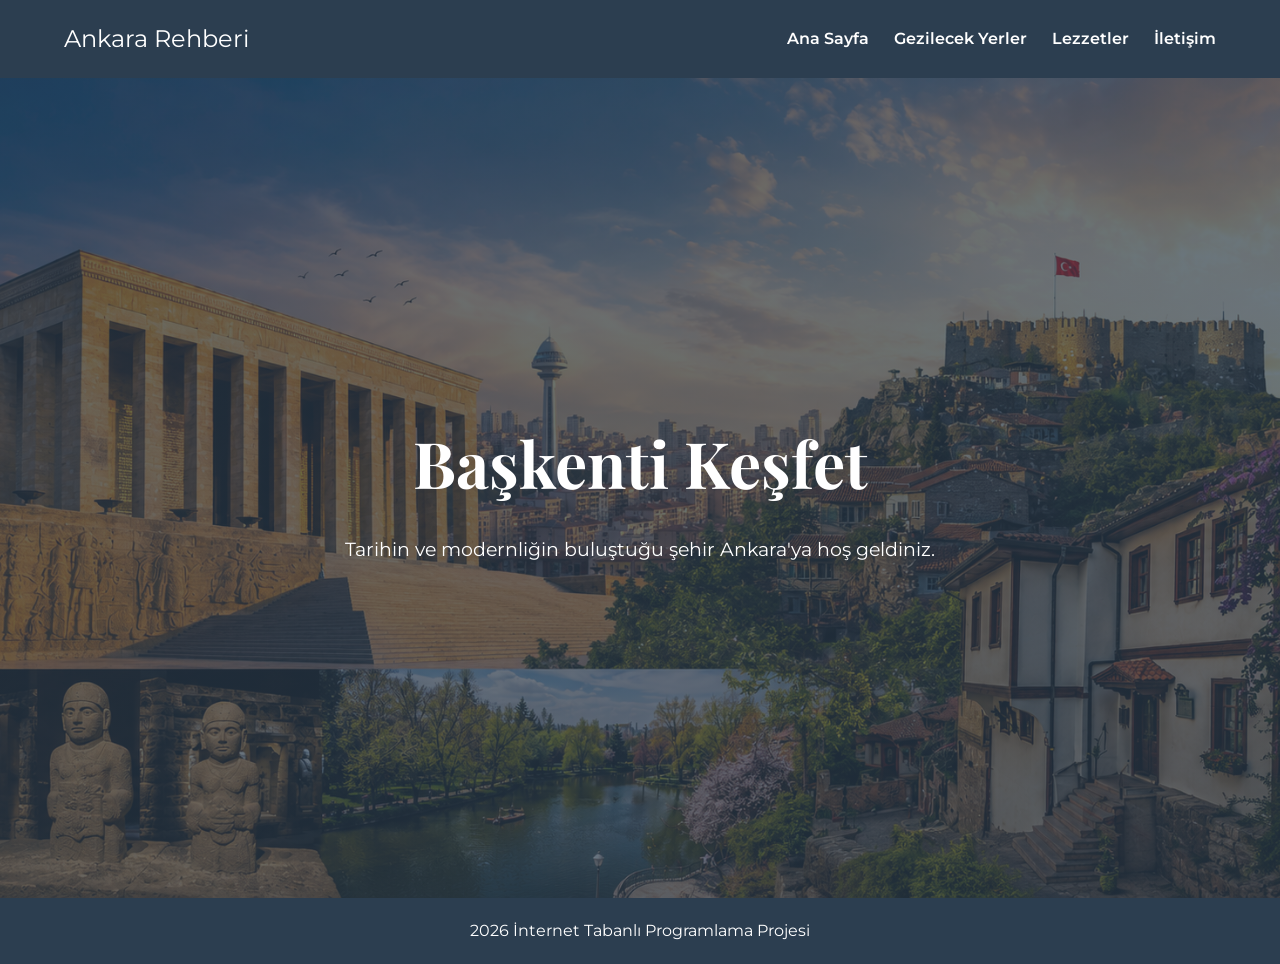
<file: index.html>
<!DOCTYPE html>
<html lang="tr">
<head>
    <meta charset="UTF-8">
    <meta name="viewport" content="width=device-width, initial-scale=1.0">
    <title>Ankara Gezi Rehberi | Ana Sayfa</title>
    <link rel="stylesheet" href="style.css">
</head>
<body>

    <header>
        <nav>
            <div class="konu">Ankara Rehberi</div>
            <ul>
                <li><a href="index.html">Ana Sayfa</a></li>
                <li><a href="gezilecek-yerler.html">Gezilecek Yerler</a></li>
                <li><a href="lezzetler.html">Lezzetler</a></li>
                <li><a href="iletisim.html">İletişim</a></li>
            </ul>
        </nav>
    </header>

    
    <section class="anaSayfa">
        <h1>Başkenti Keşfet</h1>
        <p>Tarihin ve modernliğin buluştuğu şehir Ankara'ya hoş geldiniz.</p>
    </section>

    <footer>
        <p>2026 İnternet Tabanlı Programlama Projesi</p>
    </footer>

</body>
</html>
</file>
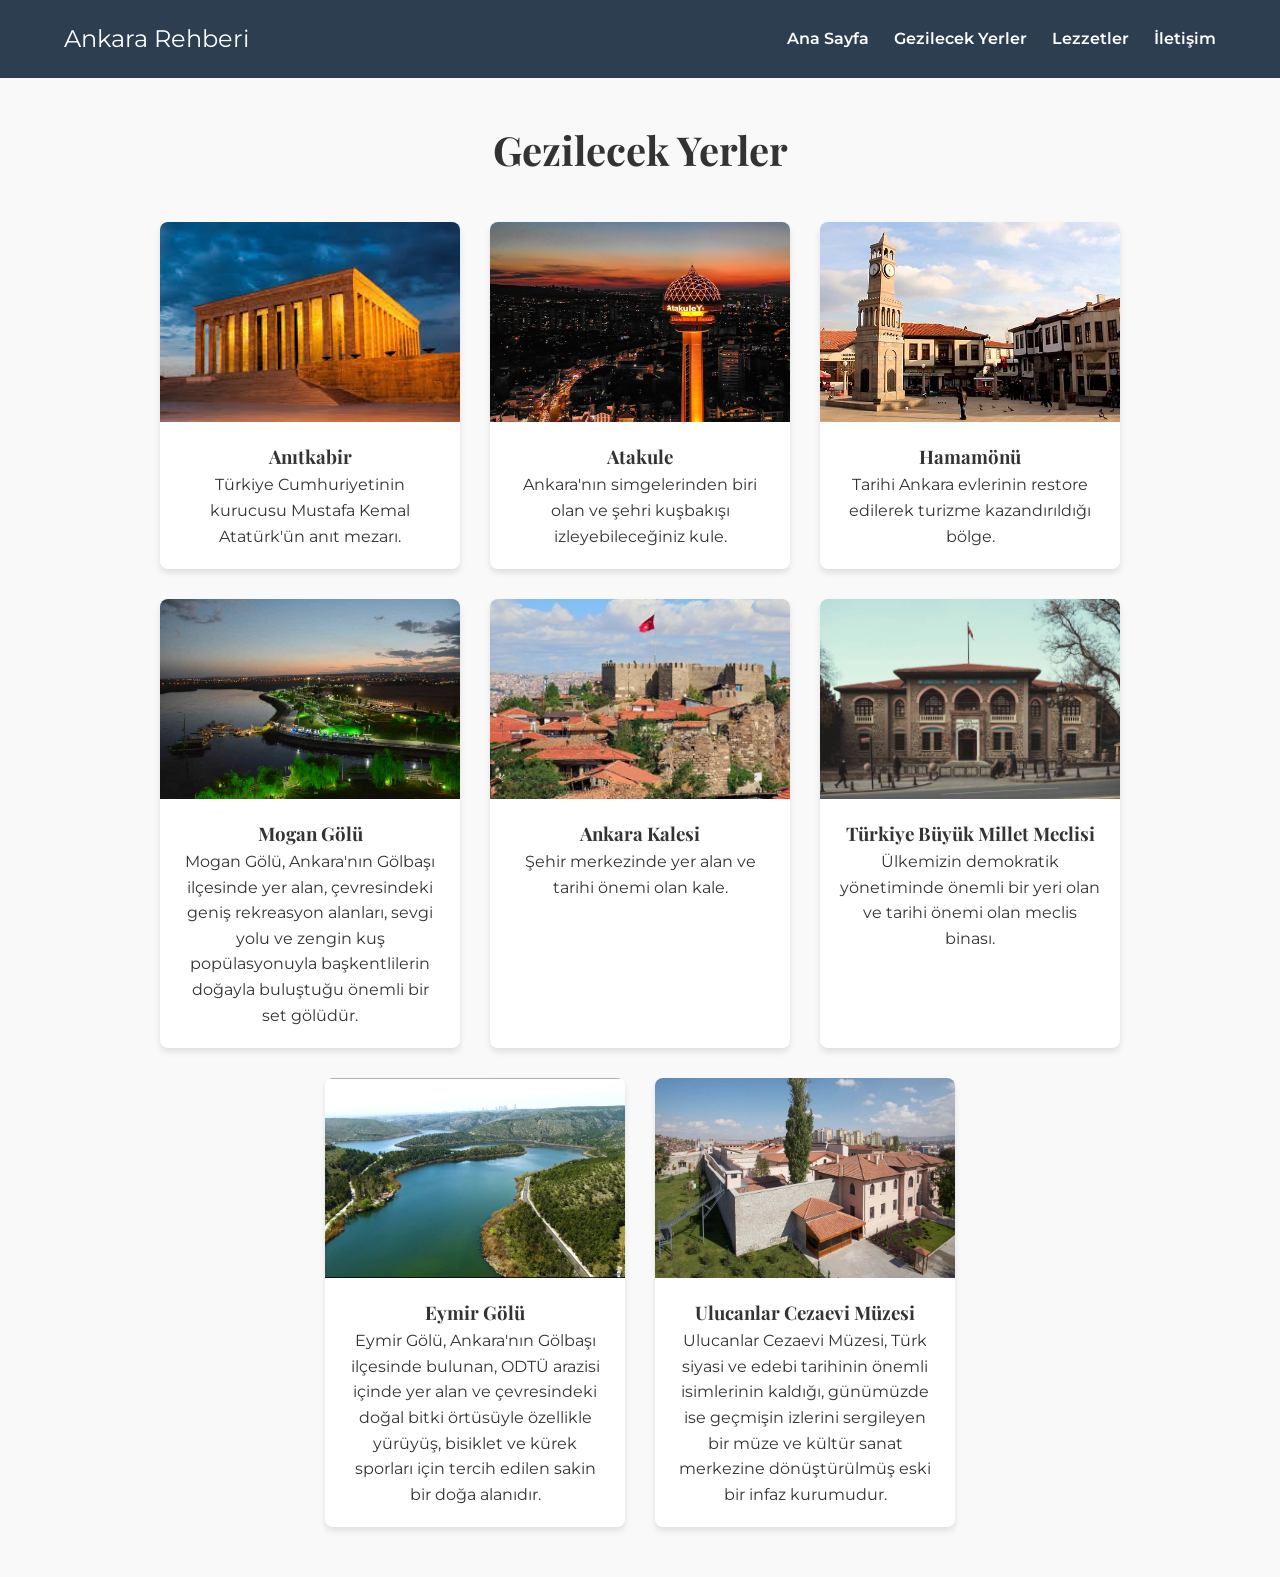
<file: gezilecek-yerler.html>
<!DOCTYPE html>
<html lang="tr">
<head>
    <meta charset="UTF-8">
    <meta name="viewport" content="width=device-width, initial-scale=1.0">
    <title>Gezilecek Yerler | Ankara Rehberi</title>
    <link rel="stylesheet" href="style.css">
</head>
<body>

    <header>
        <nav>
            <div class="konu">Ankara Rehberi</div>
            <ul>
                <li><a href="index.html">Ana Sayfa</a></li>
                <li><a href="gezilecek-yerler.html">Gezilecek Yerler</a></li>
                <li><a href="lezzetler.html">Lezzetler</a></li>
                <li><a href="iletisim.html">İletişim</a></li>
            </ul>
        </nav>
    </header>

    <h2 class="baslik">Gezilecek Yerler</h2>

   
    <section class="container-yerler">
        <div class="yer">
            <img src="anıtkabir.jpg" alt="Anıtkabir">
            <div class="yer-bilgi">
                <h3>Anıtkabir</h3>
                <p>Türkiye Cumhuriyetinin kurucusu Mustafa Kemal Atatürk'ün anıt mezarı.</p>
            </div>
        </div>
        <div class="yer">
            <img src="atakule.jpg" alt="Atakule">
            <div class="yer-bilgi">
                <h3>Atakule</h3>
                <p>Ankara'nın simgelerinden biri olan ve şehri kuşbakışı izleyebileceğiniz kule.</p>
            </div>
        </div>
        <div class="yer">
            <img src="hamamönü.jpg" alt="Hamamönü">
            <div class="yer-bilgi">
                <h3>Hamamönü</h3>
                <p>Tarihi Ankara evlerinin restore edilerek turizme kazandırıldığı bölge.</p>
            </div>
        </div>
        
        <div class="yer">
            <img src="mogan.jpg" alt="Mogan Gölü">
            <div class="yer-bilgi">
                <h3>Mogan Gölü</h3>
                <p>Mogan Gölü, Ankara'nın Gölbaşı ilçesinde yer alan, çevresindeki geniş rekreasyon alanları, sevgi yolu ve zengin kuş popülasyonuyla başkentlilerin doğayla buluştuğu önemli bir set gölüdür.</p>
            </div>
        </div>
        <div class="yer">
            <img src="Kale.jpg" alt="Ankara Kalesi">
            <div class="yer-bilgi">
                <h3>Ankara Kalesi</h3>
                <p>Şehir merkezinde yer alan ve tarihi önemi olan kale.</p>
            </div>
        </div>
        <div class="yer">
            <img src="Tbmm.jpg" alt="Türkiye Büyük Millet Meclisi">
            <div class="yer-bilgi">
                <h3>Türkiye Büyük Millet Meclisi</h3>
                <p>Ülkemizin demokratik yönetiminde önemli bir yeri olan ve tarihi önemi olan meclis binası.</p>
            </div>
        </div>
        <div class="yer">
            <img src="eymir.jpg" alt="Eymir Gölü">
            <div class="yer-bilgi">
                <h3>Eymir Gölü</h3>
                <p>Eymir Gölü, Ankara'nın Gölbaşı ilçesinde bulunan, ODTÜ arazisi içinde yer alan ve çevresindeki doğal bitki örtüsüyle özellikle yürüyüş, bisiklet ve kürek sporları için tercih edilen sakin bir doğa alanıdır.</p>
            </div>
        </div>
        <div class="yer">
            <img src="ulucanlar.webp" alt="Ulucanlar Cezaevi Müzesi">
            <div class="yer-bilgi">
                <h3>Ulucanlar Cezaevi Müzesi</h3>
                <p>Ulucanlar Cezaevi Müzesi, Türk siyasi ve edebi tarihinin önemli isimlerinin kaldığı, günümüzde ise geçmişin izlerini sergileyen bir müze ve kültür sanat merkezine dönüştürülmüş eski bir infaz kurumudur.</p>
            </div>
        </div>
    </section>

    

</body>
</html>
</file>
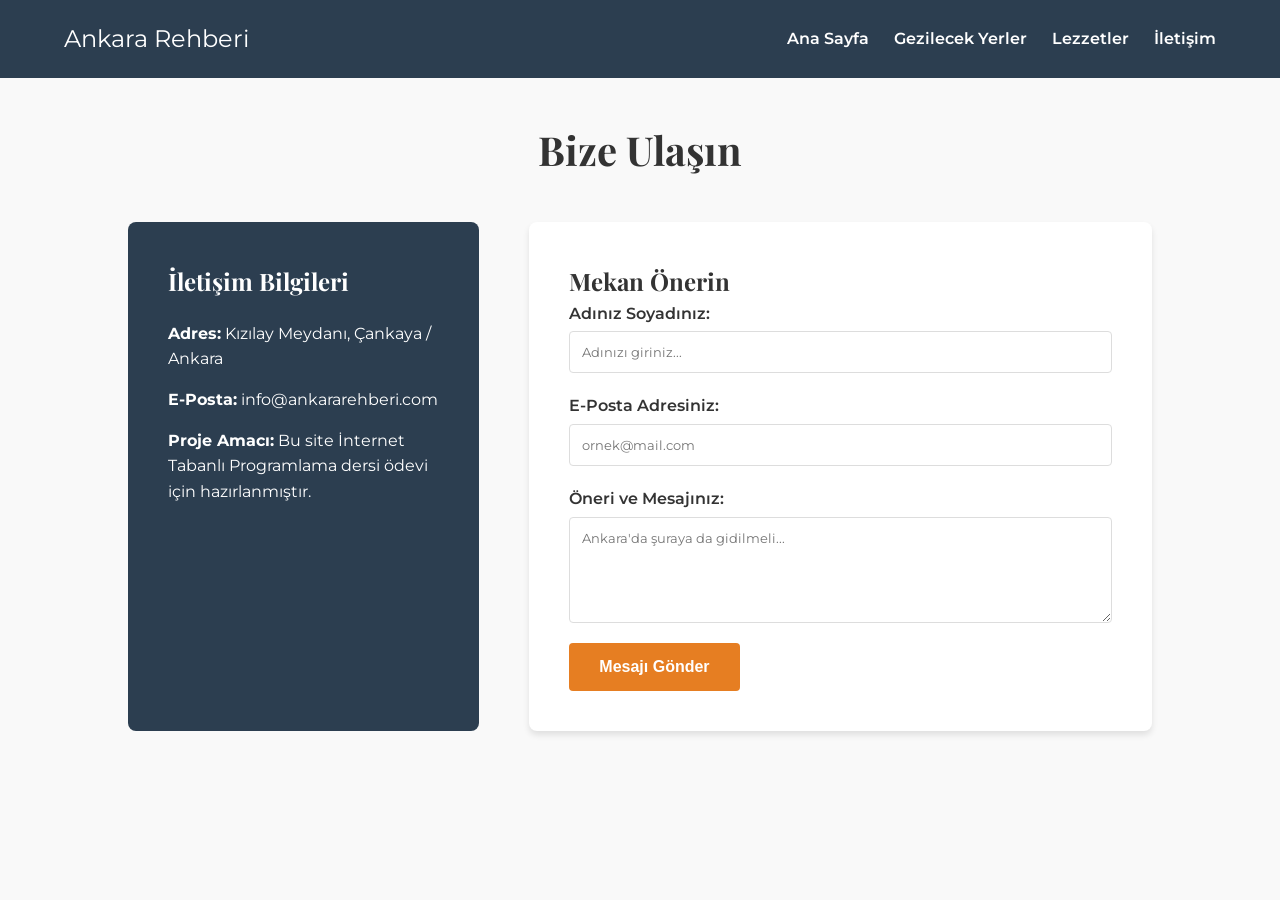
<file: iletisim.html>
<!DOCTYPE html>
<html lang="tr">
<head>
    <meta charset="UTF-8">
    <meta name="viewport" content="width=device-width, initial-scale=1.0">
    <title>İletişim | Ankara Rehberi</title>
    <link rel="stylesheet" href="style.css">
</head>
<body>

    <header>
        <nav>
            <div class="konu">Ankara Rehberi</div>
            <ul>
                <li><a href="index.html">Ana Sayfa</a></li>
                <li><a href="gezilecek-yerler.html">Gezilecek Yerler</a></li>
                <li><a href="lezzetler.html">Lezzetler</a></li>
                <li><a href="iletisim.html">İletişim</a></li>
            </ul>
        </nav>
    </header>

    <h2 class="baslik">Bize Ulaşın</h2>

    
    <section class="container-iletisim">
        
        <div class="iletisim-info">
            <h2>İletişim Bilgileri</h2>
            <p><strong>Adres:</strong> Kızılay Meydanı, Çankaya / Ankara</p>
            <p><strong>E-Posta:</strong> info@ankararehberi.com</p>
            <p><strong>Proje Amacı:</strong> Bu site İnternet Tabanlı Programlama dersi ödevi için hazırlanmıştır.</p>
        </div>

      
        <div class="iletisim-form">
            <h2>Mekan Önerin</h2>
            <form action="#">
                <div class="form-info">
                    <label>Adınız Soyadınız:</label>
                    <input type="text" required placeholder="Adınızı giriniz...">
                </div>
                <div class="form-info">
                    <label>E-Posta Adresiniz:</label>
                    <input type="email" required placeholder="ornek@mail.com">
                </div>
                <div class="form-info">
                    <label>Öneri ve Mesajınız:</label>
                    <textarea rows="5" required placeholder="Ankara'da şuraya da gidilmeli..."></textarea>
                </div>
                <button type="submit">Mesajı Gönder</button>
            </form>
        </div>

    </section>

    

</body>
</html>
</file>
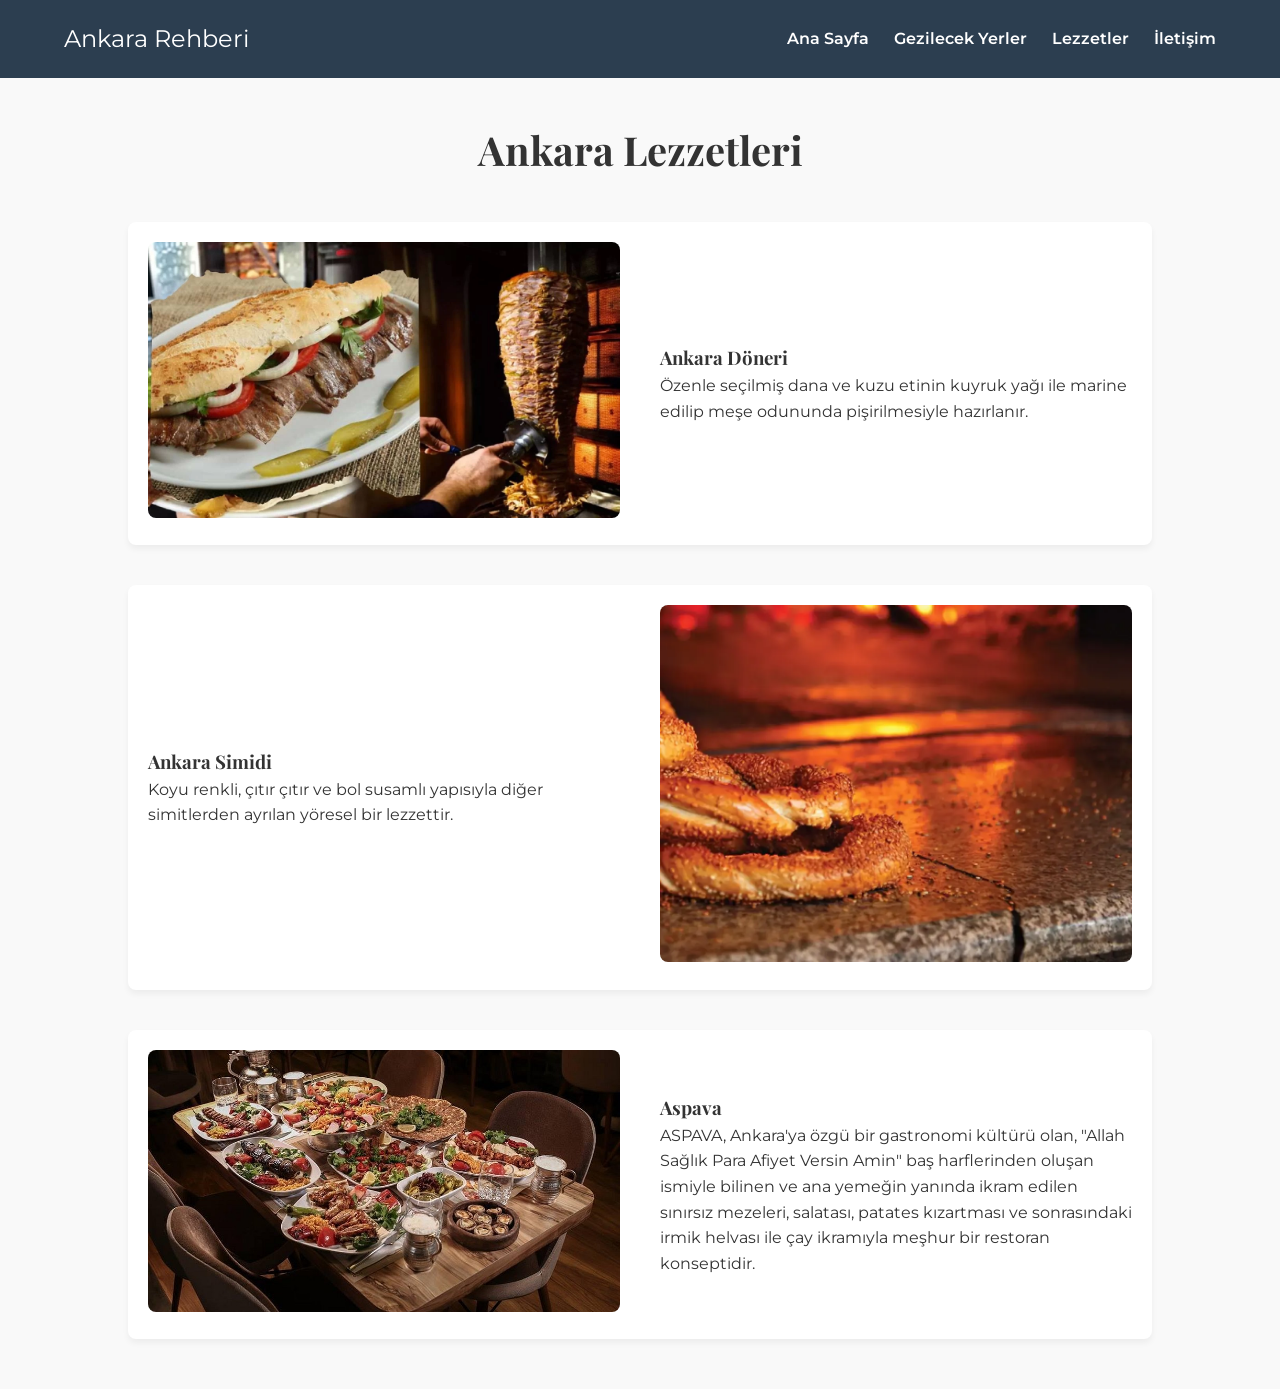
<file: lezzetler.html>
<!DOCTYPE html>
<html lang="tr">
<head>
    <meta charset="UTF-8">
    <meta name="viewport" content="width=device-width, initial-scale=1.0">
    <title>Lezzet Durakları | Ankara Rehberi</title>
    <link rel="stylesheet" href="style.css">
</head>
<body>

    <header>
        <nav>
            <div class="konu">Ankara Rehberi</div>
            <ul>
                <li><a href="index.html">Ana Sayfa</a></li>
                <li><a href="gezilecek-yerler.html">Gezilecek Yerler</a></li>
                <li><a href="lezzetler.html">Lezzetler</a></li>
                <li><a href="iletisim.html">İletişim</a></li>
            </ul>
        </nav>
    </header>

    <h2 class="baslik">Ankara Lezzetleri</h2>

    
    <section class="container-lezzetler">
       
        <div class="lezzet-row">
            <div class="lezzet-image">
                <img src="doner.webp" alt="Ankara Döneri">
            </div>
            <div class="lezzet-text">
                <h3>Ankara Döneri</h3>
                <p>Özenle seçilmiş dana ve kuzu etinin kuyruk yağı ile marine edilip meşe odununda pişirilmesiyle hazırlanır.</p>
            </div>
        </div>

        
        <div class="lezzet-row lezzet-ters">
            <div class="lezzet-image">
                <img src="simit.webp" alt="Ankara Simidi">
            </div>
            <div class="lezzet-text">
                <h3>Ankara Simidi</h3>
                <p>Koyu renkli, çıtır çıtır ve bol susamlı yapısıyla diğer simitlerden ayrılan yöresel bir lezzettir.</p>
            </div>
        </div>
        <div class="lezzet-row">
            <div class="lezzet-image">
                <img src="aspava.jpg" alt="Aspava">
            </div>
            <div class="lezzet-text">
                <h3>Aspava</h3>
                <p>ASPAVA, Ankara'ya özgü bir gastronomi kültürü olan, "Allah Sağlık Para Afiyet Versin Amin" baş harflerinden oluşan ismiyle bilinen ve ana yemeğin yanında ikram edilen sınırsız mezeleri, salatası, patates kızartması ve sonrasındaki irmik helvası ile çay ikramıyla meşhur bir restoran konseptidir.</p>
            </div>
        </div>
    </section>

    

</body>
</html>
</file>
<file: style.css>
@import url('https://fonts.googleapis.com/css2?family=Montserrat:wght@400;600&family=Playfair+Display:wght@700&display=swap');

* {
    margin: 0;
    padding: 0;
    box-sizing: border-box;
}

body {
    font-family: 'Montserrat', sans-serif;
    line-height: 1.6;
    background-color: #f9f9f9;
    color: #333;
}

h1, h2, h3 {
    font-family: 'Playfair Display', serif;
}

header {
    background-color: #2c3e50;
    padding: 20px 5%;
}

nav {
    display: flex;
    justify-content: space-between;
    align-items: center;
}

nav .konu {
    color: #fff;
    font-size: 1.5rem;
}

nav ul {
    display: flex;
    list-style: none;
    gap: 25px;
}

nav ul li a {
    color: #fff;
    text-decoration: none;
    font-weight: 600;
    transition: color 0.3s;
}

nav ul li a:hover {
    color: #e67e22;
}

.anaSayfa {
    height: calc(100vh - 80px); 
    background: linear-gradient(rgba(44, 62, 80, 0.7), rgba(44, 62, 80, 0.7)), url('manzara.png') center/cover;
    display: flex;
    flex-direction: column;
    justify-content: center; 
    align-items: center; 
    color: white;
    text-align: center;
    padding: 20px;
}

.anaSayfa h1 {
    font-size: 4rem;
    margin-bottom: 20px;
}

.anaSayfa p {
    font-size: 1.2rem;
}

.baslik {
    text-align: center;
    margin: 40px 0;
    font-size: 2.5rem;
}

.container-yerler {
    display: flex;
    flex-wrap: wrap; 
    justify-content: center;
    gap: 30px;
    padding: 0 5%;
    margin-bottom: 50px;
}

.yer {
    flex: 0 1 300px; 
    background: white;
    border-radius: 8px;
    overflow: hidden;
    box-shadow: 0 4px 6px rgba(0,0,0,0.1);
    display: flex;
    flex-direction: column;
}

.yer img {
    width: 100%;
    height: 200px;
    object-fit: cover;
}

.yer-bilgi {
    padding: 20px;
    text-align: center;
}


.container-lezzetler {
    padding: 0 10%;
    margin-bottom: 50px;
}

.lezzet-row {
    display: flex;
    align-items: center; 
    gap: 40px;
    margin-bottom: 40px;
    background: white;
    padding: 20px;
    border-radius: 8px;
    box-shadow: 0 4px 6px rgba(0,0,0,0.05);
}

.lezzet-ters {
    flex-direction: row-reverse; 
}

.lezzet-image, .lezzet-text {
    flex: 1; 
}

.lezzet-image img {
    width: 100%;
    border-radius: 8px;
}


.container-iletisim {
    display: flex;
    justify-content: space-between;
    padding: 0 10%;
    margin-bottom: 50px;
    gap: 50px;
}

.iletisim-info {
    
    flex: 1;
    background: #2c3e50;
    color: white;
    padding: 40px;
    border-radius: 8px;
}
.iletisim-info p {
    margin-bottom: 15px;
}
.iletisim-info h2 {
    margin-bottom: 20px;
}

.iletisim-form {
    flex: 2; 
    background: white;
    padding: 40px;
    border-radius: 8px;
    box-shadow: 0 4px 6px rgba(0,0,0,0.1);
}

.form-info {
    display: flex;
    flex-direction: column;
    margin-bottom: 20px;
    
}

.form-info label {
    margin-bottom: 5px;
    font-weight: 600;
}

.form-info input, .form-info textarea {
    padding: 12px;
    border: 1px solid #ddd;
    border-radius: 4px;
    font-family: 'Montserrat', sans-serif;
}

button[type="submit"] {
    background-color: #e67e22;
    color: white;
    border: none;
    padding: 15px 30px;
    font-size: 1rem;
    font-weight: bold;
    border-radius: 4px;
    cursor: pointer;
    transition: background 0.3s;
}

button[type="submit"]:hover {
    background-color: #d35400;
}


footer {
    background-color: #2c3e50;
    color: white;
    text-align: center;
    padding: 20px;
    margin-top: auto;
}
</file>
